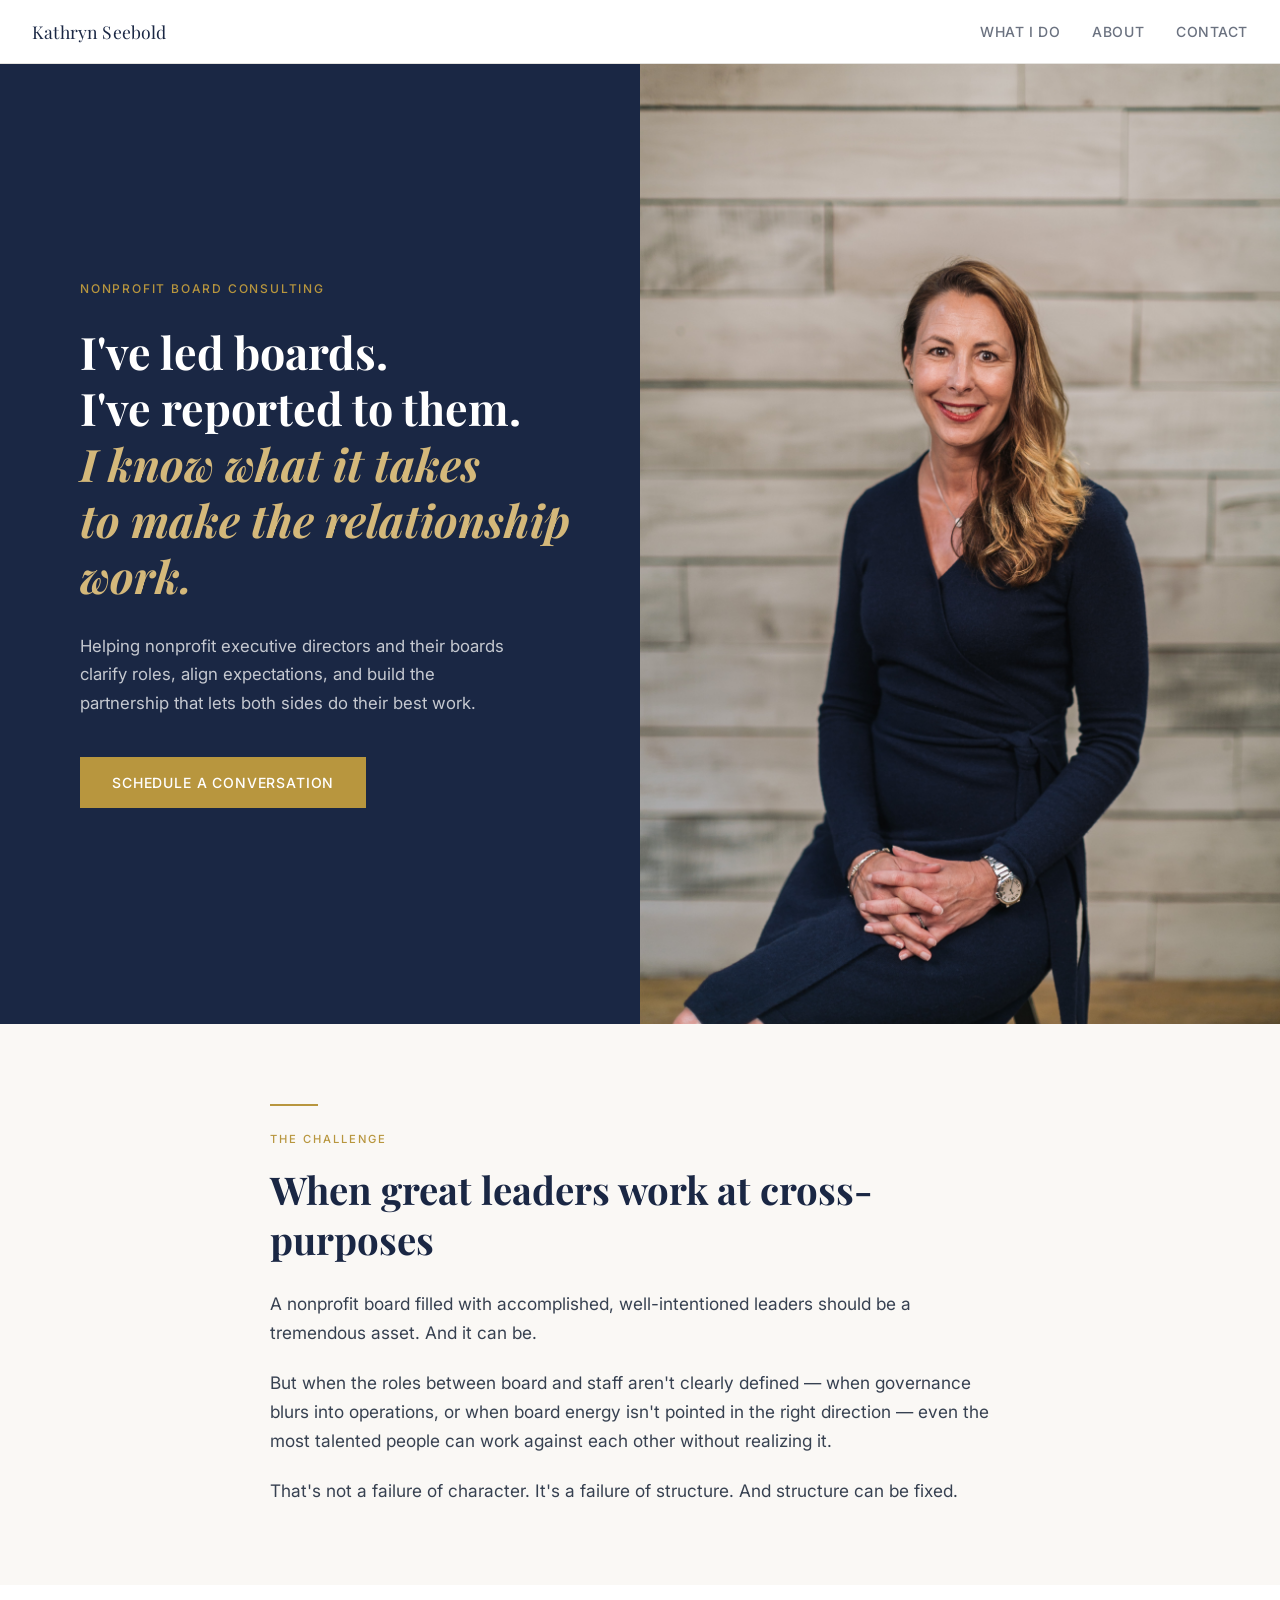
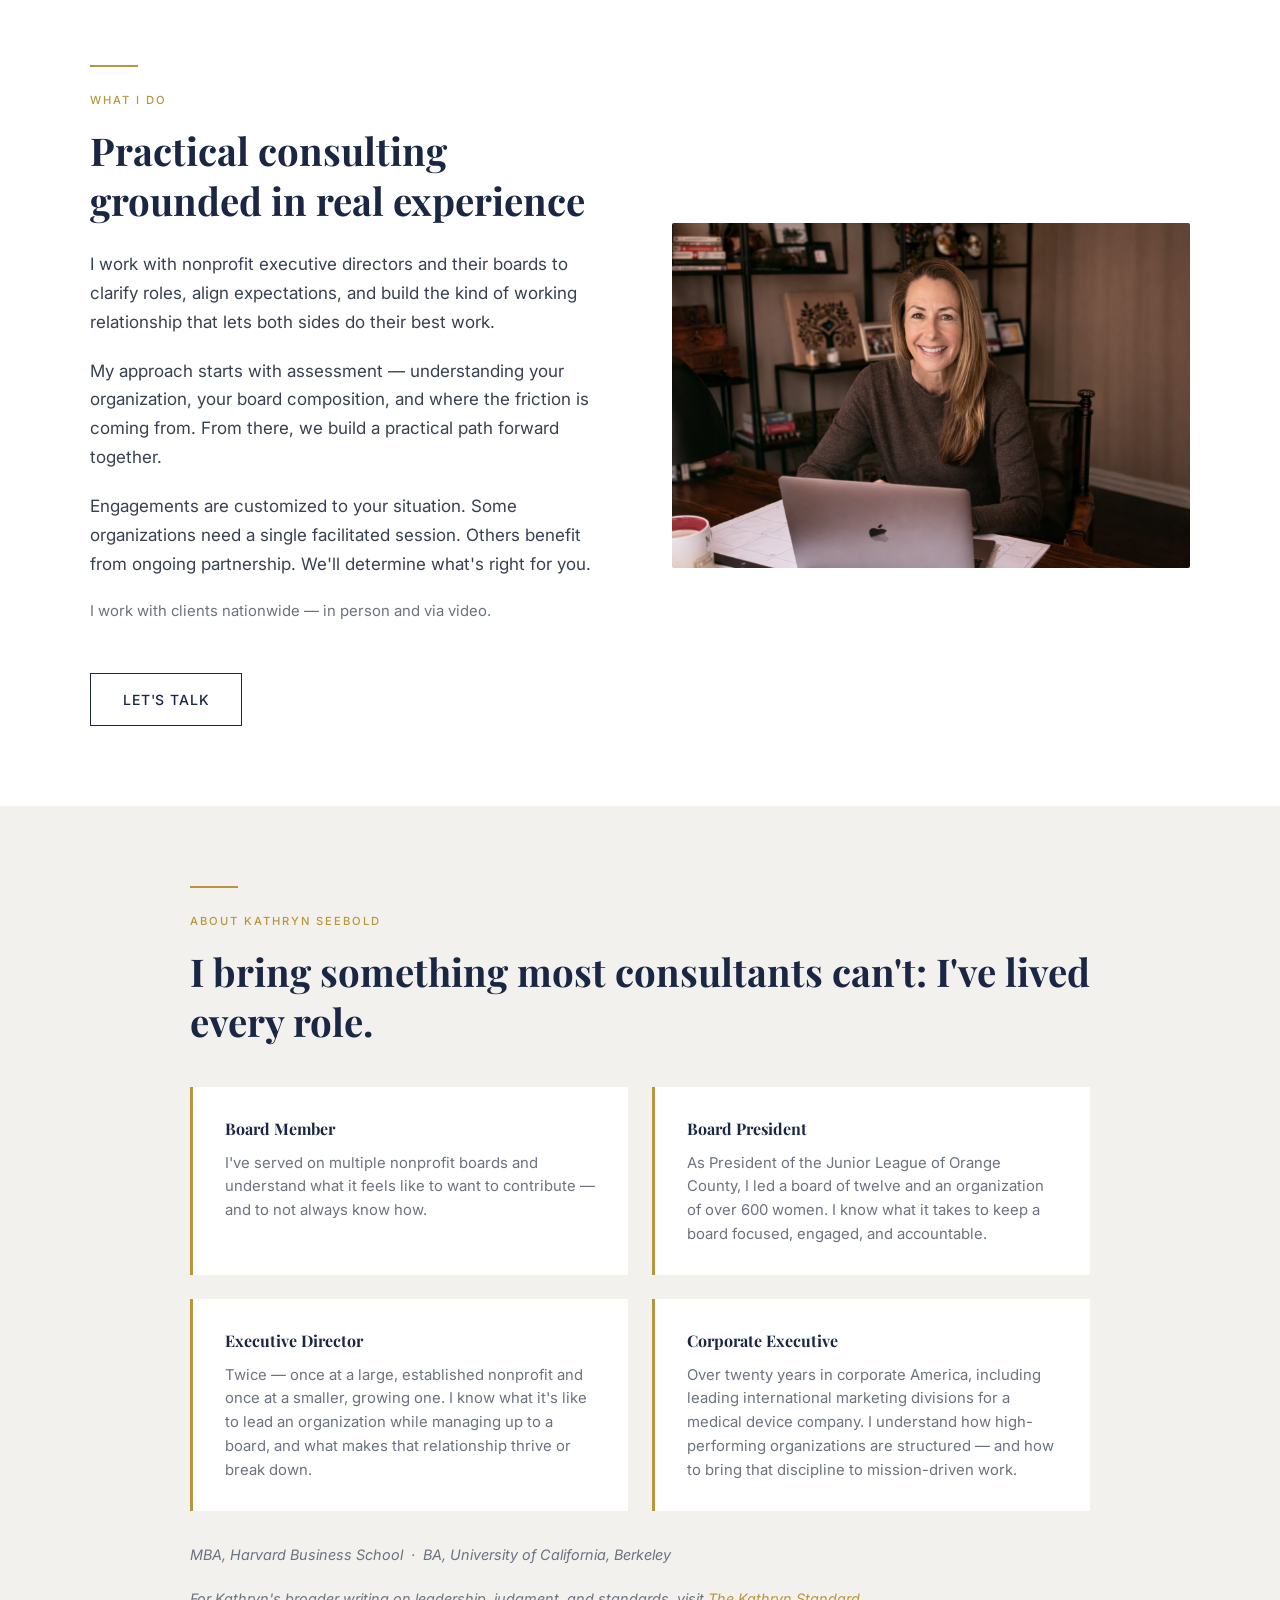
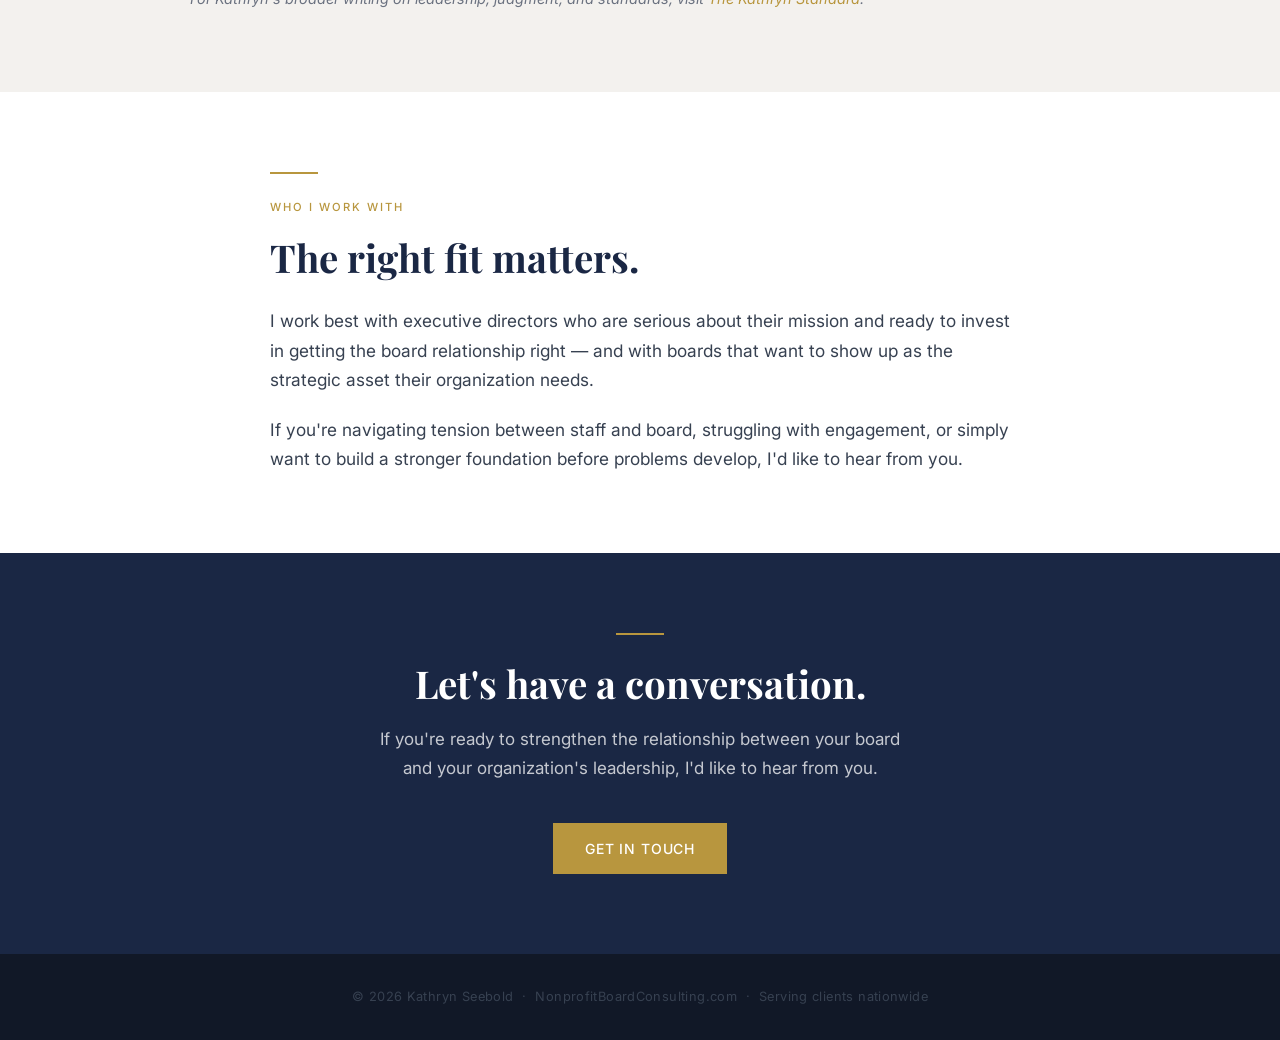
<file: index.html>
<!DOCTYPE html>
<html lang="en">
<head>
  <meta charset="UTF-8" />
  <meta name="viewport" content="width=device-width, initial-scale=1.0" />
  <title>Nonprofit Board Consultant | Kathryn Seebold</title>
  <meta name="description" content="Kathryn Seebold is a nonprofit board consultant helping executive directors and boards clarify roles, improve governance, and build effective working relationships. Serving clients nationwide." />
  <meta name="keywords" content="nonprofit board consultant, nonprofit board consulting, board governance consultant, executive director board relationship, dysfunctional nonprofit board, nonprofit board development, board of directors consulting" />
  <meta name="author" content="Kathryn Seebold" />
  <link rel="canonical" href="https://nonprofitboardconsulting.com/" />

  <!-- Open Graph / Social Sharing -->
  <meta property="og:type" content="website" />
  <meta property="og:url" content="https://nonprofitboardconsulting.com/" />
  <meta property="og:title" content="Nonprofit Board Consultant | Kathryn Seebold" />
  <meta property="og:description" content="Kathryn Seebold is a nonprofit board consultant helping executive directors and boards clarify roles, improve governance, and build effective working relationships." />
  <meta property="og:image" content="https://nonprofitboardconsulting.com/Professional headshot.jpg" />

  <!-- Twitter Card -->
  <meta name="twitter:card" content="summary_large_image" />
  <meta name="twitter:title" content="Nonprofit Board Consultant | Kathryn Seebold" />
  <meta name="twitter:description" content="Helping nonprofit executive directors and boards build the working relationship that lets both sides do their best work." />
  <meta name="twitter:image" content="https://nonprofitboardconsulting.com/Professional headshot.jpg" />

  <!-- Schema Markup -->
  <script type="application/ld+json">
  {
    "@context": "https://schema.org",
    "@type": "ProfessionalService",
    "name": "Kathryn Seebold | Nonprofit Board Consulting",
    "url": "https://nonprofitboardconsulting.com",
    "description": "Nonprofit board consulting helping executive directors and boards clarify roles, improve governance, and build effective working relationships.",
    "founder": {
      "@type": "Person",
      "name": "Kathryn Seebold",
      "jobTitle": "Nonprofit Board Consultant",
      "alumniOf": [
        {"@type": "CollegeOrUniversity", "name": "Harvard Business School"},
        {"@type": "CollegeOrUniversity", "name": "University of California, Berkeley"}
      ]
    },
    "areaServed": "United States",
    "serviceType": "Nonprofit Board Consulting"
  }
  </script>

  <link rel="preconnect" href="https://fonts.googleapis.com" />
  <link rel="preconnect" href="https://fonts.gstatic.com" crossorigin />
  <link href="https://fonts.googleapis.com/css2?family=Playfair+Display:wght@400;600&family=Inter:wght@300;400;500&display=swap" rel="stylesheet" />
  <style>
    *, *::before, *::after { box-sizing: border-box; margin: 0; padding: 0; }

    :root {
      --navy: #1a2744;
      --gold: #b8963e;
      --warm-white: #faf8f5;
      --mid-gray: #6b7280;
      --light-gray: #f3f1ee;
      --text: #1f2937;
    }

    html { scroll-behavior: smooth; }

    body {
      font-family: 'Inter', sans-serif;
      color: var(--text);
      background: #fff;
      font-size: 17px;
      line-height: 1.7;
    }

    /* NAV */
    nav {
      position: fixed;
      top: 0; left: 0; right: 0;
      z-index: 100;
      background: rgba(255,255,255,0.97);
      border-bottom: 1px solid #e5e3df;
      padding: 0 2rem;
      height: 64px;
      display: flex;
      align-items: center;
      justify-content: space-between;
    }
    .nav-name {
      font-family: 'Playfair Display', serif;
      font-size: 1.1rem;
      color: var(--navy);
      letter-spacing: 0.01em;
    }
    .nav-links {
      display: flex;
      gap: 2rem;
      list-style: none;
    }
    .nav-links a {
      text-decoration: none;
      color: var(--mid-gray);
      font-size: 0.875rem;
      font-weight: 500;
      letter-spacing: 0.04em;
      text-transform: uppercase;
      transition: color 0.2s;
    }
    .nav-links a:hover { color: var(--navy); }

    /* HERO */
    .hero {
      margin-top: 64px;
      min-height: calc(100vh - 64px);
      display: grid;
      grid-template-columns: 1fr 1fr;
      align-items: stretch;
    }
    .hero-text {
      background: var(--navy);
      color: #fff;
      display: flex;
      flex-direction: column;
      justify-content: center;
      padding: 5rem 4rem 5rem 5rem;
    }
    .hero-eyebrow {
      font-size: 0.75rem;
      letter-spacing: 0.15em;
      text-transform: uppercase;
      color: var(--gold);
      margin-bottom: 1.5rem;
      font-weight: 500;
    }
    .hero-headline {
      font-family: 'Playfair Display', serif;
      font-size: clamp(2rem, 3.5vw, 3rem);
      line-height: 1.25;
      color: #fff;
      margin-bottom: 1.75rem;
    }
    .hero-headline em {
      font-style: italic;
      color: #d4b87a;
    }
    .hero-sub {
      font-size: 1.05rem;
      color: rgba(255,255,255,0.75);
      line-height: 1.7;
      max-width: 440px;
      margin-bottom: 2.5rem;
    }
    .btn {
      display: inline-block;
      padding: 0.85rem 2rem;
      background: var(--gold);
      color: #fff;
      text-decoration: none;
      font-size: 0.875rem;
      font-weight: 500;
      letter-spacing: 0.06em;
      text-transform: uppercase;
      transition: background 0.2s, transform 0.15s;
      align-self: flex-start;
    }
    .btn:hover { background: #9e7c2e; transform: translateY(-1px); }
    .btn-outline {
      background: transparent;
      border: 1.5px solid var(--gold);
      color: var(--gold);
    }
    .btn-outline:hover { background: var(--gold); color: #fff; }

    .hero-photo {
      position: relative;
      overflow: hidden;
    }
    .hero-photo img {
      width: 100%;
      height: 100%;
      object-fit: cover;
      object-position: center top;
      display: block;
    }

    /* SECTION SHARED */
    section { padding: 5rem 2rem; }
    .container { max-width: 900px; margin: 0 auto; }
    .container-wide { max-width: 1100px; margin: 0 auto; }
    .section-label {
      font-size: 0.7rem;
      letter-spacing: 0.18em;
      text-transform: uppercase;
      color: var(--gold);
      font-weight: 500;
      margin-bottom: 1rem;
    }
    h2 {
      font-family: 'Playfair Display', serif;
      font-size: clamp(1.6rem, 3vw, 2.4rem);
      color: var(--navy);
      line-height: 1.3;
      margin-bottom: 1.5rem;
    }
    p { margin-bottom: 1.25rem; color: #374151; }
    p:last-child { margin-bottom: 0; }

    /* THE CHALLENGE */
    .challenge { background: var(--warm-white); }
    .challenge .container { max-width: 740px; }
    .challenge p { font-size: 1.08rem; }

    /* WHAT I DO — two column */
    .what-i-do { background: #fff; }
    .two-col {
      display: grid;
      grid-template-columns: 1fr 1fr;
      gap: 4rem;
      align-items: center;
    }
    .two-col img {
      width: 100%;
      border-radius: 2px;
      display: block;
    }

    /* WHY ME — credential cards */
    .why-me { background: var(--light-gray); }
    .credentials {
      display: grid;
      grid-template-columns: 1fr 1fr;
      gap: 1.5rem;
      margin-top: 2.5rem;
    }
    .credential-card {
      background: #fff;
      padding: 1.75rem 2rem;
      border-left: 3px solid var(--gold);
    }
    .credential-card h3 {
      font-family: 'Playfair Display', serif;
      font-size: 1rem;
      color: var(--navy);
      margin-bottom: 0.6rem;
    }
    .credential-card p {
      font-size: 0.93rem;
      color: var(--mid-gray);
      margin: 0;
      line-height: 1.6;
    }
    .education-note {
      margin-top: 2rem;
      font-size: 0.9rem;
      color: var(--mid-gray);
      font-style: italic;
    }

    /* WHO I WORK WITH */
    .who { background: #fff; }
    .who .container { max-width: 740px; }
    .who p { font-size: 1.08rem; }

    /* CTA */
    .cta-section {
      background: var(--navy);
      color: #fff;
      text-align: center;
      padding: 5rem 2rem;
    }
    .cta-section h2 { color: #fff; margin-bottom: 1rem; }
    .cta-section p { color: rgba(255,255,255,0.75); max-width: 520px; margin: 0 auto 2.5rem; }

    /* FOOTER */
    footer {
      background: #111827;
      color: rgba(255,255,255,0.45);
      text-align: center;
      padding: 2rem;
      font-size: 0.8rem;
      letter-spacing: 0.03em;
    }

    /* DIVIDER */
    .gold-rule {
      width: 48px;
      height: 2px;
      background: var(--gold);
      margin-bottom: 1.5rem;
    }

    /* RESPONSIVE */
    @media (max-width: 768px) {
      .hero { grid-template-columns: 1fr; min-height: auto; }
      .hero-photo { height: 55vw; min-height: 280px; }
      .hero-text { padding: 3rem 1.75rem; }
      .two-col { grid-template-columns: 1fr; gap: 2rem; }
      .two-col img { max-height: 320px; object-fit: cover; }
      .credentials { grid-template-columns: 1fr; }
      .nav-links { display: none; }
    }
  </style>
</head>
<body>

  <!-- NAV -->
  <nav>
    <span class="nav-name">Kathryn Seebold</span>
    <ul class="nav-links">
      <li><a href="#what-i-do">What I Do</a></li>
      <li><a href="#why-me">About</a></li>
      <li><a href="#contact">Contact</a></li>
    </ul>
  </nav>

  <!-- HERO -->
  <section class="hero" style="padding:0;">
    <div class="hero-text">
      <p class="hero-eyebrow">Nonprofit Board Consulting</p>
      <h1 class="hero-headline">
        I've led boards.<br />
        I've reported to them.<br />
        <em>I know what it takes<br />to make the relationship work.</em>
      </h1>
      <p class="hero-sub">
        Helping nonprofit executive directors and their boards
        clarify roles, align expectations, and build the partnership
        that lets both sides do their best work.
      </p>
      <a href="#contact" class="btn">Schedule a Conversation</a>
    </div>
    <div class="hero-photo">
      <img src="Professional headshot.jpg" alt="Kathryn Seebold" />
    </div>
  </section>

  <!-- THE CHALLENGE -->
  <section class="challenge" id="challenge">
    <div class="container">
      <div class="gold-rule"></div>
      <div class="section-label">The Challenge</div>
      <h2>When great leaders work at cross-purposes</h2>
      <p>
        A nonprofit board filled with accomplished, well-intentioned leaders should be a tremendous asset. And it can be.
      </p>
      <p>
        But when the roles between board and staff aren't clearly defined — when governance blurs into operations, or when board energy isn't pointed in the right direction — even the most talented people can work against each other without realizing it.
      </p>
      <p>
        That's not a failure of character. It's a failure of structure. And structure can be fixed.
      </p>
    </div>
  </section>

  <!-- WHAT I DO -->
  <section class="what-i-do" id="what-i-do">
    <div class="container-wide">
      <div class="two-col">
        <div>
          <div class="gold-rule"></div>
          <div class="section-label">What I Do</div>
          <h2>Practical consulting grounded in real experience</h2>
          <p>
            I work with nonprofit executive directors and their boards to clarify roles, align expectations, and build the kind of working relationship that lets both sides do their best work.
          </p>
          <p>
            My approach starts with assessment — understanding your organization, your board composition, and where the friction is coming from. From there, we build a practical path forward together.
          </p>
          <p>
            Engagements are customized to your situation. Some organizations need a single facilitated session. Others benefit from ongoing partnership. We'll determine what's right for you.
          </p>
          <p style="color: var(--mid-gray); font-size:0.93rem;">
            I work with clients nationwide — in person and via video.
          </p>
          <br />
          <a href="#contact" class="btn btn-outline" style="color: var(--navy); border-color: var(--navy);">Let's Talk</a>
        </div>
        <div>
          <img src="desk headshot.PNG" alt="Kathryn Seebold at work" />
        </div>
      </div>
    </div>
  </section>

  <!-- WHY ME -->
  <section class="why-me" id="why-me">
    <div class="container">
      <div class="gold-rule"></div>
      <div class="section-label">About Kathryn Seebold</div>
      <h2>I bring something most consultants can't: I've lived every role.</h2>
      <div class="credentials">
        <div class="credential-card">
          <h3>Board Member</h3>
          <p>I've served on multiple nonprofit boards and understand what it feels like to want to contribute — and to not always know how.</p>
        </div>
        <div class="credential-card">
          <h3>Board President</h3>
          <p>As President of the Junior League of Orange County, I led a board of twelve and an organization of over 600 women. I know what it takes to keep a board focused, engaged, and accountable.</p>
        </div>
        <div class="credential-card">
          <h3>Executive Director</h3>
          <p>Twice — once at a large, established nonprofit and once at a smaller, growing one. I know what it's like to lead an organization while managing up to a board, and what makes that relationship thrive or break down.</p>
        </div>
        <div class="credential-card">
          <h3>Corporate Executive</h3>
          <p>Over twenty years in corporate America, including leading international marketing divisions for a medical device company. I understand how high-performing organizations are structured — and how to bring that discipline to mission-driven work.</p>
        </div>
      </div>
      <p class="education-note">MBA, Harvard Business School &nbsp;·&nbsp; BA, University of California, Berkeley</p>
      <p class="education-note" style="margin-top:1rem;">For Kathryn's broader writing on leadership, judgment, and standards, visit <a href="https://thekathrynstandard.com" target="_blank" style="color: var(--gold); text-decoration: none;">The Kathryn Standard</a>.</p>
    </div>
  </section>

  <!-- WHO I WORK WITH -->
  <section class="who" id="who">
    <div class="who container">
      <div class="gold-rule"></div>
      <div class="section-label">Who I Work With</div>
      <h2>The right fit matters.</h2>
      <p>
        I work best with executive directors who are serious about their mission and ready to invest in getting the board relationship right — and with boards that want to show up as the strategic asset their organization needs.
      </p>
      <p>
        If you're navigating tension between staff and board, struggling with engagement, or simply want to build a stronger foundation before problems develop, I'd like to hear from you.
      </p>
    </div>
  </section>

  <!-- CTA -->
  <section class="cta-section" id="contact">
    <div class="gold-rule" style="margin: 0 auto 1.5rem;"></div>
    <h2>Let's have a conversation.</h2>
    <p>If you're ready to strengthen the relationship between your board and your organization's leadership, I'd like to hear from you.</p>
    <a href="mailto:kathryn@nonprofitboardconsulting.com" class="btn">Get in Touch</a>
  </section>

  <!-- FOOTER -->
  <footer>
    <p>© 2026 Kathryn Seebold &nbsp;·&nbsp; NonprofitBoardConsulting.com &nbsp;·&nbsp; Serving clients nationwide</p>
  </footer>

</body>
</html>
</file>
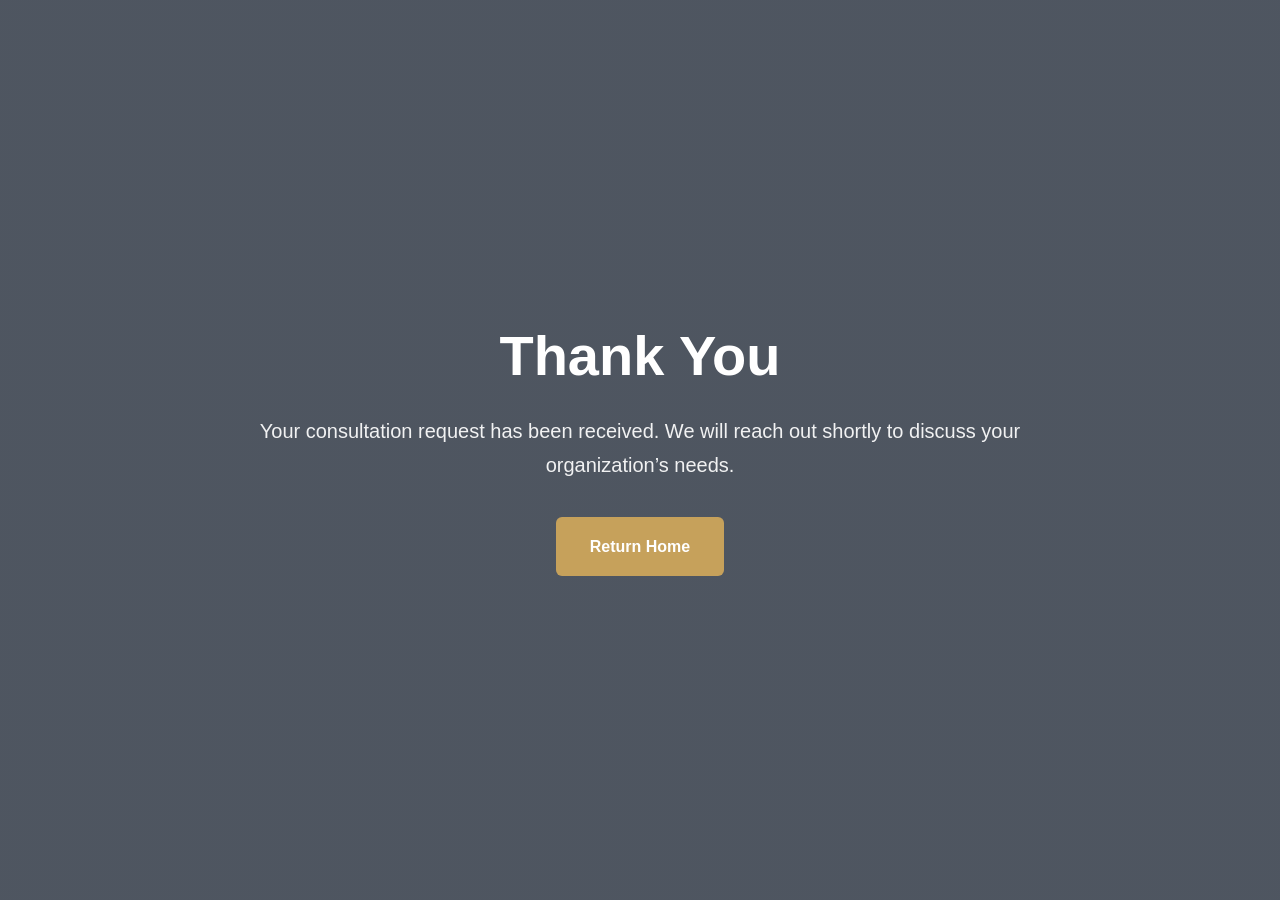
<file: thank-you.html>
<!DOCTYPE html>
<html lang="en">
<head>
  <meta charset="UTF-8" />
  <meta name="viewport" content="width=device-width, initial-scale=1.0" />

  <title>Thank You | Nonprofit Board Consulting</title>

  <link rel="stylesheet" href="styles.css" />
</head>

<body>

  <section class="hero" style="height: 100vh;">

    <div class="hero-content">

      <h1>
        Thank You
      </h1>

      <p class="hero-text">
        Your consultation request has been received.
        We will reach out shortly to discuss your organization’s needs.
      </p>

      <a href="/" class="btn">
        Return Home
      </a>

    </div>

  </section>

</body>
</html>
</file>
<file: styles.css>
* {
  margin: 0;
  padding: 0;
  box-sizing: border-box;
}

body {
  font-family: Arial, Helvetica, sans-serif;
  color: #1f2937;
  background: #ffffff;
  line-height: 1.7;
}

.container {
  width: 90%;
  max-width: 1150px;
  margin: auto;
}

.narrow {
  max-width: 850px;
}

.hero {
  position: relative;
  height: 90vh;
  background:
    linear-gradient(rgba(10,20,35,0.72), rgba(10,20,35,0.72)),
    url('https://images.unsplash.com/photo-1521737604893-d14cc237f11d?q=80&w=1800&auto=format&fit=crop')
    center/cover no-repeat;
  display: flex;
  align-items: center;
  justify-content: center;
  text-align: center;
  padding: 40px;
}

.hero-content {
  position: relative;
  z-index: 2;
  max-width: 850px;
}

.hero h1 {
  color: white;
  font-size: 3.5rem;
  line-height: 1.15;
  margin-bottom: 25px;
  font-weight: 700;
}

.hero-text {
  color: rgba(255,255,255,0.92);
  font-size: 1.25rem;
  margin-bottom: 35px;
}

.btn {
  display: inline-block;
  background: #c6a15b;
  color: white;
  padding: 16px 34px;
  border-radius: 6px;
  text-decoration: none;
  font-weight: bold;
  transition: 0.3s ease;
  border: none;
  cursor: pointer;
}

.btn:hover {
  background: #b08e4e;
}

.section {
  padding: 90px 0;
}

.light {
  background: #ffffff;
}

.dark {
  background: #f5f7fa;
}

h2 {
  text-align: center;
  font-size: 2.4rem;
  margin-bottom: 55px;
  color: #0f172a;
}

.grid {
  display: grid;
  grid-template-columns: repeat(auto-fit, minmax(240px, 1fr));
  gap: 28px;
  margin-bottom: 50px;
}

.card {
  background: white;
  padding: 35px;
  border-radius: 10px;
  box-shadow: 0 4px 14px rgba(0,0,0,0.06);
}

.card h3 {
  margin-bottom: 16px;
  color: #0f172a;
}

.section-text {
  text-align: center;
  font-size: 1.1rem;
  color: #4b5563;
  margin-bottom: 24px;
}

.services {
  display: grid;
  gap: 25px;
}

.service-item {
  background: white;
  padding: 32px;
  border-left: 5px solid #c6a15b;
  border-radius: 8px;
}

.service-item h3 {
  margin-bottom: 12px;
  color: #0f172a;
}

.contact-section {
  background: #0f172a;
  color: white;
}

.contact-section h2,
.contact-section .section-text {
  color: white;
}

.contact-form {
  display: flex;
  flex-direction: column;
  gap: 20px;
  margin-top: 40px;
}

.contact-form input,
.contact-form textarea {
  padding: 16px;
  border-radius: 6px;
  border: none;
  font-size: 1rem;
}

.contact-form textarea {
  resize: vertical;
}

.footer {
  background: #020617;
  color: rgba(255,255,255,0.7);
  text-align: center;
  padding: 28px;
  font-size: 0.95rem;
}
.headshot {
  width: 180px;
  height: 180px;
  object-fit: cover;
  border-radius: 50%;
  display: block;
  margin: 0 auto 35px auto;
  box-shadow: 0 6px 20px rgba(0,0,0,0.15);
  border: 4px solid white;
}

@media (max-width: 768px) {

  .hero h1 {
    font-size: 2.5rem;
  }

  .hero-text {
    font-size: 1.05rem;
  }

  h2 {
    font-size: 2rem;
  }

  .section {
    padding: 70px 0;
  }

}
</file>
